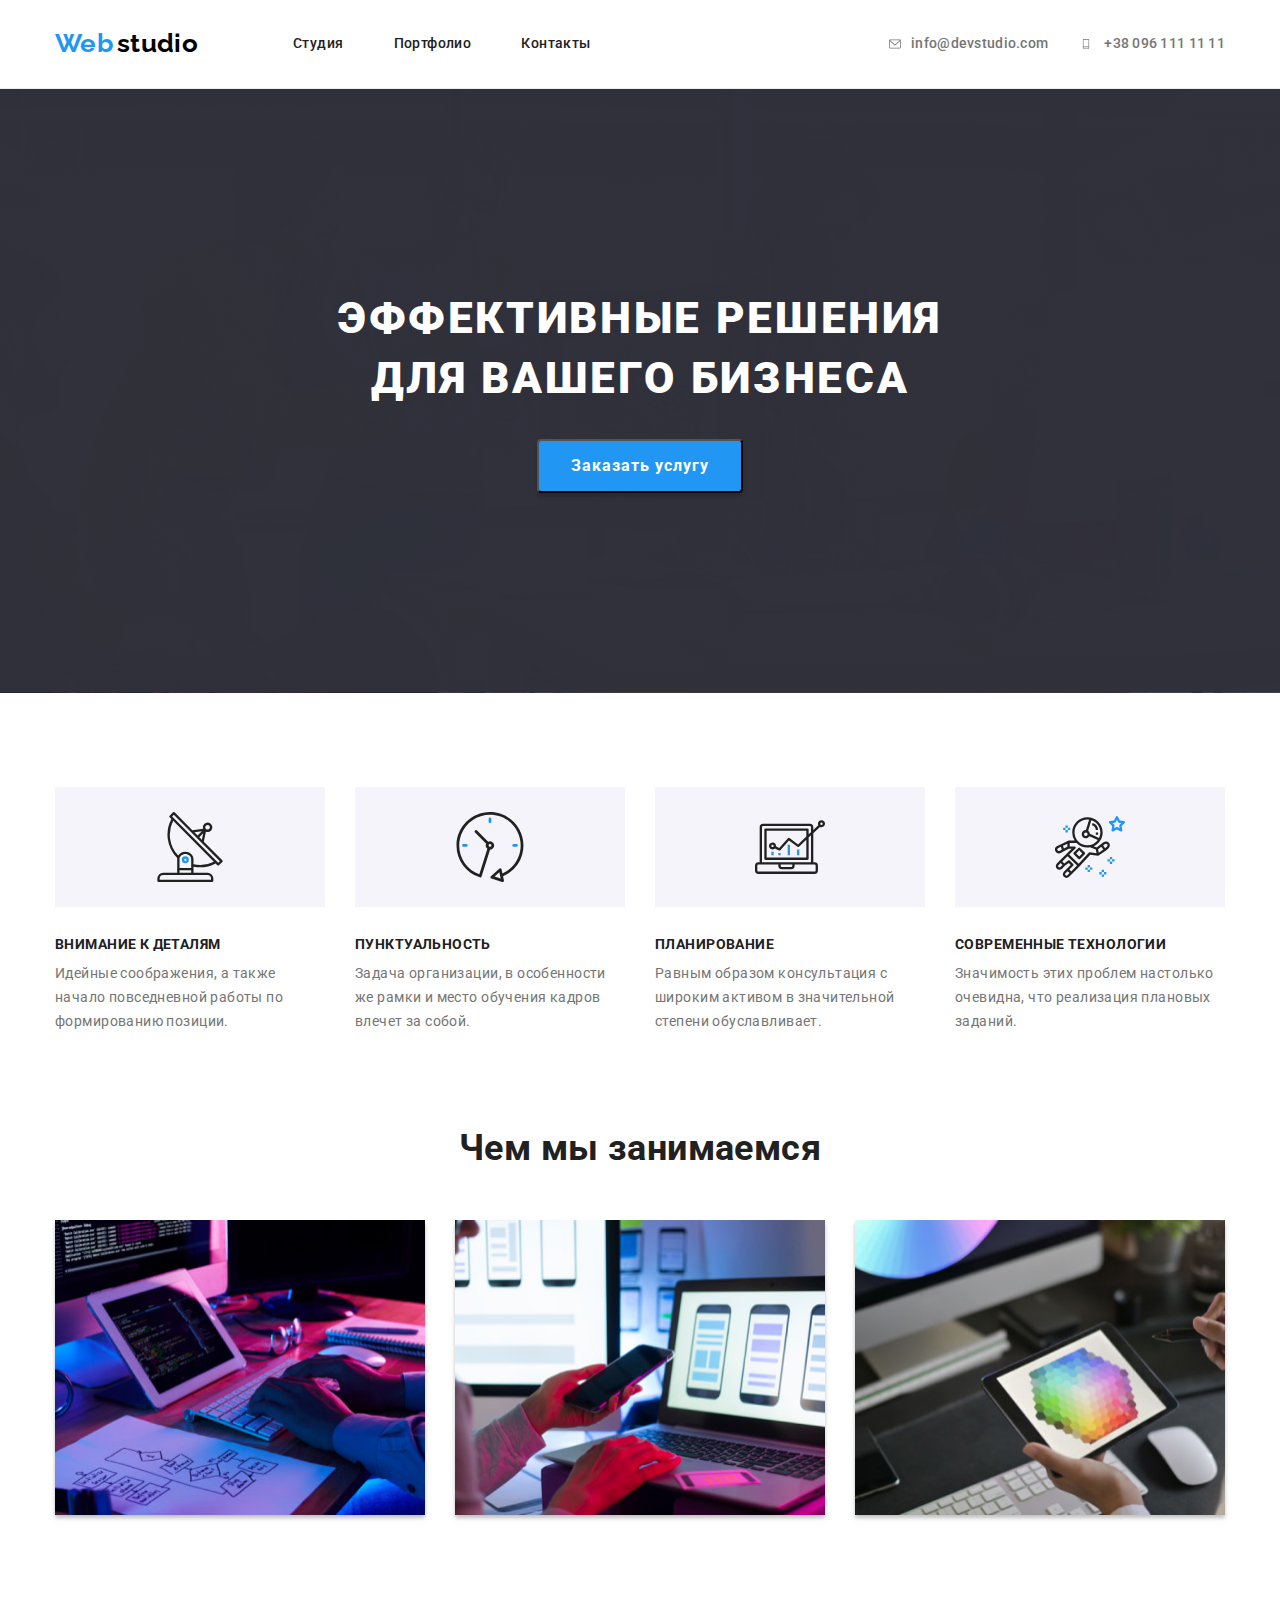
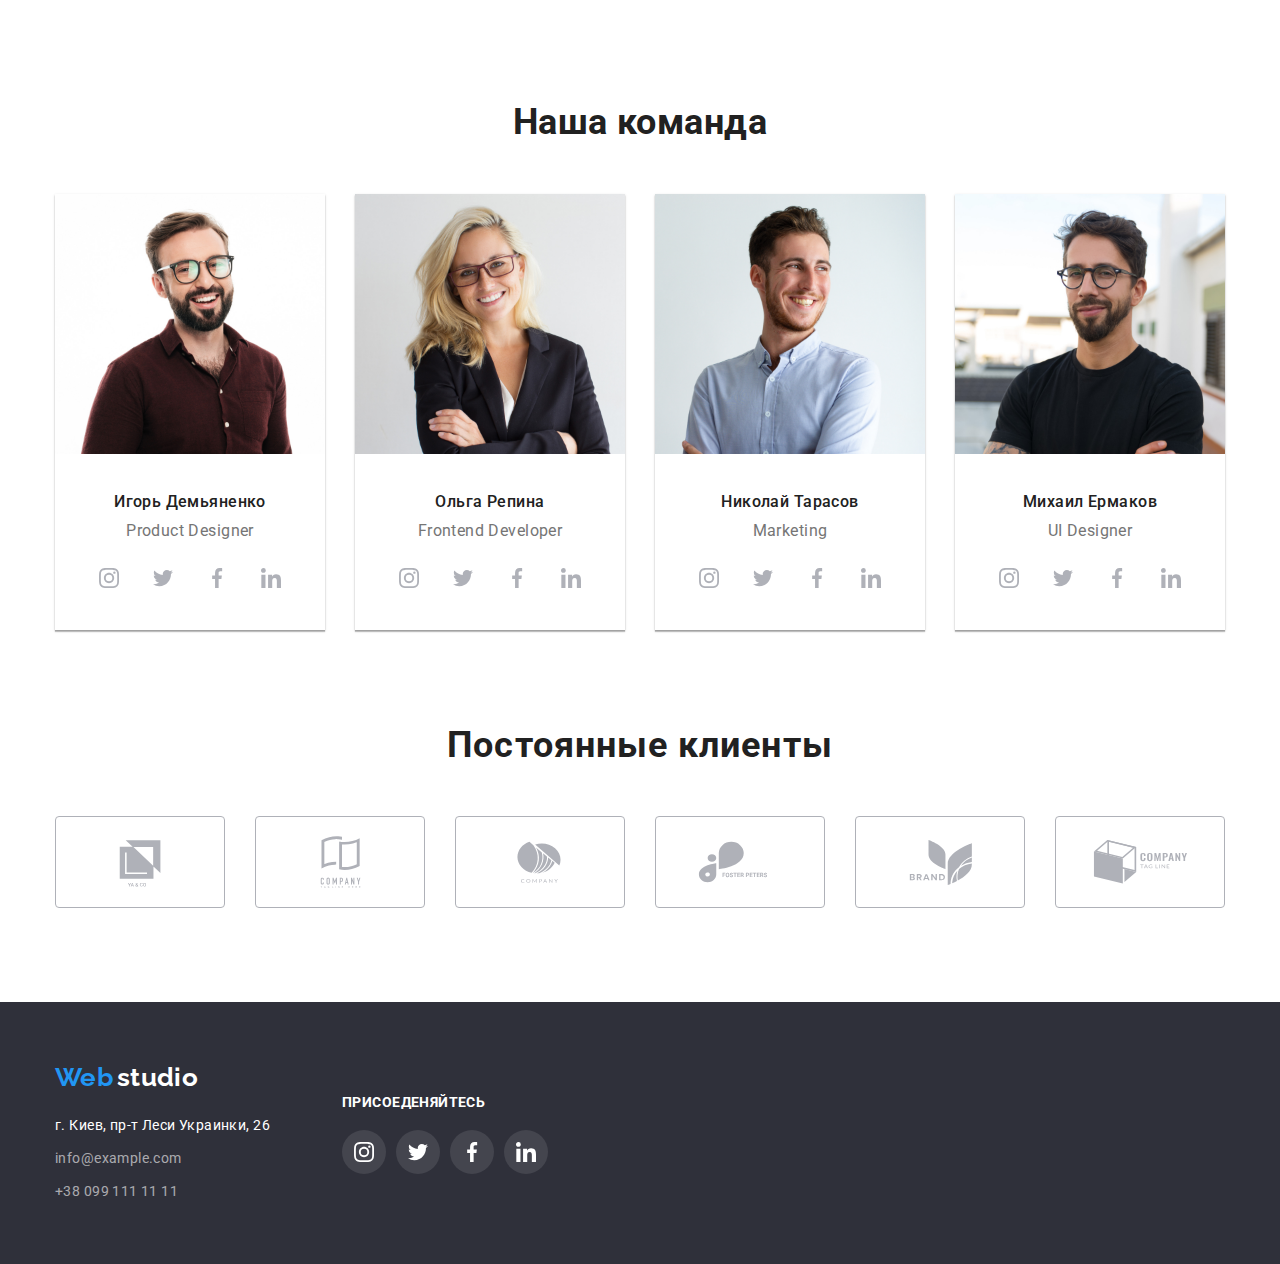
<file: index.html>
<!DOCTYPE html>
<html lang="ru">
<head>
    <meta charset="UTF-8">
    <meta http-equiv="X-UA-Compatible" content="IE=edge">
    <meta name="viewport" content="width=device-width, initial-scale=1.0">
    <title>Эффективные решения для вашего бизнеса</title>
    <link rel="stylesheet" href="https://cdn.jsdelivr.net/npm/modern-normalize@1.1.0/modern-normalize.min.css">
    <link rel="stylesheet" href="./css/styles.css">

    <!--Основные шрифты-->
    <link rel="preconnect" href="https://fonts.googleapis.com">
    <link rel="preconnect" href="https://fonts.gstatic.com" crossorigin>
    <link href="https://fonts.googleapis.com/css2?family=Raleway:wght@700&family=Roboto:wght@400;500;700;900&display=swap" rel="stylesheet">

</head>
<body>

    <!--Чердак-->
    <header class="header">
        <div class="container header-container">
        <a href="./index.html" class="header-logo"> <span class="logo-blue">Web</span>  <span class="logo-dark">studio </span> </a> <!--span для изменения стиля лого фирмы-->
        <nav class="header-nav">
            <ul class="header-link-wrapper">
                <li class="header-link-item"><a class="nav-link" href="./index.html">Студия</a></li>
                <li class="header-link-item"><a class="nav-link" href="./portfolio.html">Портфолио</a></li>
                <li class="header-link-item"><a class="nav-link" href="#contacts">Контакты</a></li>
            </ul>
        </nav> 
        <div class="header-addres-wrapper">
            <ul class="header-address-list">
                <li class="header-address-item">
                    <a class="head-mail" href="mailto:info@devstudio.com"> 
                        <svg class="header-address-svg" height="16" width="12">
                            <use href ="./images/svg/icons.svg#icon-envelope"></use>
                        </svg>
                        info@devstudio.com 
                    </a>
                    
                </li>
                <li class="header-address-item">
                    <a class="head-phone" href="tel:+380961111111">
                        <svg class="header-address-svg" height="10" width="16">
                            <use href="./images/svg/icons.svg#icon-smartphone"></use>
                        </svg>
                        +38 096 111 11 11
                    </a>
                </li> 
            </ul>
        </div>  
    </div>
    </header>

    <!--Уникальный контент, основной-->
    <main>

        <!--Шапка сайта-->
        <section class="hat">
            <div class="container">
                <div class="hat-wrapper">
                <h1 class="hat-phrase">Эффективные решения для вашего бизнеса</h1>
                <button class="hat-button" type="button">Заказать услугу</button>
                </div>
            </div>
        </section>

        <!--Особенности-->
        <section class="speciality">
            <div class="container">
                <h2 class="visually-hidden"> Особенности </h2>
                <ul class="speciality-list">
                    <li class="speciality-list-item">
                        <div class="speciality-item-svg">
                            <svg class="speciality-item-icon" height="70" width="70">
                                <use href="./images/svg/icons.svg#icon-antenna"></use>
                            </svg>
                        </div>
                        <h3 class="speciality-list-character">Внимание к деталям</h3>
                        <p class="speciality-list-phrase">Идейные соображения, а также начало повседневной работы по формированию позиции.</p>
                    </li>
                    <li class="speciality-list-item">
                        <div class="speciality-item-svg">
                            <svg class="speciality-item-icon" height="70" width="70">
                                <use href="./images/svg/icons.svg#icon-clock"></use>
                            </svg>
                        </div>
                        <h3 class="speciality-list-character">Пунктуальность</h3>
                        <p class="speciality-list-phrase">Задача организации, в особенности же рамки и место обучения кадров влечет за собой.</p>
                    </li>
                    <li class="speciality-list-item">
                        <div class="speciality-item-svg">
                            <svg class="speciality-item-icon" height="70" width="70">
                                <use href="./images/svg/icons.svg#icon-diagram"></use>
                            </svg>
                        </div>
                        <h3 class="speciality-list-character">Планирование</h3>
                        <p class="speciality-list-phrase">Равным образом консультация с широким активом в значительной степени обуславливает.</p>
                    </li>
                    <li class="speciality-list-item">
                        <div class="speciality-item-svg">
                            <svg class="speciality-item-icon" height="70" width="70">
                                <use href="./images/svg/icons.svg#icon-astronaut"></use>
                            </svg>
                        </div>
                        <h3 class="speciality-list-character">Современные технологии</h3>
                        <p class="speciality-list-phrase">Значимость этих проблем настолько очевидна, что реализация плановых заданий.</p>
                    </li>
                </ul>
    
            </div>
        </section>
        <!--Чем мы занимаемся-->
        <section class="projects" >
            <div class="container">
                <h2 class="projects-title">Чем мы занимаемся</h2>
                <ul class="projects-list">
                    <li class="projects-item"><img src="./images/about-us/work1.jpg" alt="Первый образец" width="370" height="295"></li>
                    <li class="projects-item"><img src="./images/about-us/work2.jpg" alt="Второй образец" width="370" height="295"></li>
                    <li class="projects-item"><img src="./images/about-us/work3.jpg" alt="Третий образец" width="370" height="295"></li>
                </ul>
            </div>
        </section>

        <!--Наша команда-->
        <section class="crew">
            <div class="container">
                <h2 class="crew-title">Наша команда</h2>
                <ul class="crew-list">
                    <li class="crew-list-item">
                        <img src="./images/our-team/Igor.jpg" alt="Фото Игоря" width="270" height="260">
                        <div class="crew-member-wrapper">
                            <h3 class="crew-member">Игорь Демьяненко</h3>
                            <p class="crew-occupation" lang="en">Product Designer</p>
                        </div>
                            <div class="crew-icon-wrapper">
                                <a class="crew-icon-link" href="">
                                    <svg class="crew-icon"  height="20" width="20" >
                                        <use href="./images/svg/icons.svg#icon-instagram" ></use>
                                    </svg>
                                </a>
                                <a class="crew-icon-link" href="">
                                    <svg class="crew-icon"  height="20" width="20">
                                    <use href="./images/svg/icons.svg#icon-twitter" ></use>
                                    </svg>
                                </a>
                                <a class="crew-icon-link" href="">
                                    <svg class="crew-icon"  height="20" width="20">
                                    <use href="./images/svg/icons.svg#icon-facebook" ></use>
                                    </svg>
                                </a>
                                    <a class="crew-icon-link" href="">
                                    <svg class="crew-icon"  height="20" width="20">
                                    <use href="./images/svg/icons.svg#icon-linkedin-1" ></use>
                                    </svg>
                                </a>
                            </div>
                    </li>
                    <li class="crew-list-item">
                        <img src="./images/our-team/Olga.jpg" alt="Фото Ольги" width="270" height="260">
                        <div class="crew-member-wrapper">
                            <h3 class="crew-member">Ольга Репина</h3>
                            <p class="crew-occupation" lang="en">Frontend Developer</p>
                        </div>
                            <div class="crew-icon-wrapper">
                                <a class="crew-icon-link" href="">
                                    <svg class="crew-icon"  height="20" width="20" >
                                        <use href="./images/svg/icons.svg#icon-instagram" ></use>
                                    </svg>
                                </a>
                                <a class="crew-icon-link" href="">
                                    <svg class="crew-icon"  height="20" width="20">
                                    <use href="./images/svg/icons.svg#icon-twitter" ></use>
                                    </svg>
                                </a>
                                <a class="crew-icon-link" href="">
                                    <svg class="crew-icon"  height="20" width="20">
                                    <use href="./images/svg/icons.svg#icon-facebook" ></use>
                                    </svg>
                                </a>
                                    <a class="crew-icon-link" href="">
                                    <svg class="crew-icon"  height="20" width="20">
                                    <use href="./images/svg/icons.svg#icon-linkedin-1" ></use>
                                    </svg>
                                </a>
                            </div>
                    </li>
                    <li class="crew-list-item">
                        <img src="./images/our-team/Nikolai.jpg" alt="Фото Николая" width="270" height="260">
                        <div class="crew-member-wrapper">
                            <h3 class="crew-member">Николай Тарасов</h3>
                            <p class="crew-occupation" lang="en">Marketing</p>
                        </div>
                            <div class="crew-icon-wrapper">
                                <a class="crew-icon-link" href="">
                                    <svg class="crew-icon"  height="20" width="20" >
                                        <use href="./images/svg/icons.svg#icon-instagram" ></use>
                                    </svg>
                                </a>
                                <a class="crew-icon-link" href="">
                                    <svg class="crew-icon"  height="20" width="20">
                                    <use href="./images/svg/icons.svg#icon-twitter" ></use>
                                    </svg>
                                </a>
                                <a class="crew-icon-link" href="">
                                    <svg class="crew-icon"  height="20" width="20">
                                    <use href="./images/svg/icons.svg#icon-facebook" ></use>
                                    </svg>
                                </a>
                                    <a class="crew-icon-link" href="">
                                    <svg class="crew-icon"  height="20" width="20">
                                    <use href="./images/svg/icons.svg#icon-linkedin-1" ></use>
                                    </svg>
                                </a>
                            </div>
                    </li>
                    <li class="crew-list-item">
                        <img src="./images/our-team/Mikhail.jpg" alt="Фото Михаила" width="270" height="260">
                        <div class="crew-member-wrapper">
                            <h3 class="crew-member">Михаил Ермаков</h3>
                            <p class="crew-occupation" lang="en">UI Designer</p>
                        </div>
                            <div class="crew-icon-wrapper">
                                <a class="crew-icon-link" href="">
                                    <svg class="crew-icon"  height="20" width="20" >
                                        <use href="./images/svg/icons.svg#icon-instagram" ></use>
                                    </svg>
                                </a>
                                <a class="crew-icon-link" href="">
                                    <svg class="crew-icon"  height="20" width="20">
                                    <use href="./images/svg/icons.svg#icon-twitter" ></use>
                                    </svg>
                                </a>
                                <a class="crew-icon-link" href="">
                                    <svg class="crew-icon"  height="20" width="20">
                                    <use href="./images/svg/icons.svg#icon-facebook" ></use>
                                    </svg>
                                </a>
                                    <a class="crew-icon-link" href="">
                                    <svg class="crew-icon"  height="20" width="20">
                                    <use href="./images/svg/icons.svg#icon-linkedin-1" ></use>
                                    </svg>
                                </a>
                            </div>
                        </li>
                </ul>
            </div>

        </section>




        <section class="clients">
            <div class="container">
                <div class="clients-wrapper">
                    <h2 class="clients-caption">Постоянные клиенты</h2>
                    <ul class="clients-list">
                        <li class="clients-item">
                            <a class="clients-icon-link" href=""> 
                                <svg class="clients-icon" height="60" width="106">
                                    <use href="./images/svg/icons.svg#icon-Client-1"></use>
                                </svg>
                            </a>  
                        </li>
                        <li class="clients-item">
                            <a class="clients-icon-link" href=""> 
                                <svg class="clients-icon" height="60" width="106">
                                    <use href="./images/svg/icons.svg#icon-Client-2"></use>
                                </svg>
                            </a>
                        </li>
                        <li class="clients-item">
                            <a class="clients-icon-link" href=""> 
                                <svg class="clients-icon" height="60" width="106">
                                    <use href="./images/svg/icons.svg#icon-Client-3"></use>
                                </svg>
                            </a>
                        </li>
                        <li class="clients-item">
                            <a class="clients-icon-link" href=""> 
                                <svg class="clients-icon" height="60" width="106">
                                    <use href="./images/svg/icons.svg#icon-Client-4"></use>
                                </svg>
                            </a>
                        </li>
                        <li class="clients-item">
                            <a class="clients-icon-link" href=""> 
                                <svg class="clients-icon" height="60" width="106">
                                    <use href="./images/svg/icons.svg#icon-Client-5"></use>
                                </svg>
                            </a>
                        </li>
                        <li class="clients-item">
                            <a class="clients-icon-link" href=""> 
                                <svg class="clients-icon" height="60" width="106">
                                    <use href="./images/svg/icons.svg#icon-Client-6"></use>
                                </svg>
                            </a>
                        </li>
                    </ul>

                </div>
            </div>
        </section>
    </main>

    <!--Подвал-->
    <footer class="footer" id="contacts">
        <div class="container">
                    <a href="./index.html" class="footer-logo"> <span class="logo-blue">Web</span>  <span class="logo-white">studio </span> </a> <!--span для изменения стиля лого фирмы-->
                    <div class="footer-content-wrapper">
                        
                    <address class="footer-address-wrapper">
                        <ul>
                            <li class="footer-address-item"> <a class="footer-address" href="https://www.google.com/maps/place/%D0%B1%D1%83%D0%BB.+%D0%9B%D0%B5%D1%81%D0%B8+%D0%A3%D0%BA%D1%80%D0%B0%D0%B8%D0%BD%D0%BA%D0%B8,+26,+%D0%9A%D0%B8%D0%B5%D0%B2,+02000/@50.4265807,30.5361971,17z/data=!3m1!4b1!4m5!3m4!1s0x40d4cf0e033ecbe9:0x57a4dffefec77da0!8m2!3d50.4265807!4d30.5383858"
                                rel="noopener noreferrer" target="_blank" >г. Киев, пр-т Леси Украинки, 26</a></li>
                            <li class="footer-address-item"> <a class="footer-mail" href="mailto:info@example.com">info@example.com </a></li>
                            <li class="footer-address-item"> <a class="footer-phone" href="tel:+380991111111"> +38 099 111 11 11</a></li>
                        </ul>
                    </address>
                        <div class="footer-socials">
                            <h2 class="footer-socials-caption">Присоеденяйтесь</h2>
                            <div class="footer-icon-wrapper">
                                <a class="footer-icon-link">
                                    <svg class="footer-icon"  height="20" width="20" >
                                        <use href="./images/svg/icons.svg#icon-instagram" ></use>
                                    </svg>
                                </a>
                                <a class="footer-icon-link">
                                    <svg class="footer-icon"  height="20" width="20">
                                     <use href="./images/svg/icons.svg#icon-twitter" ></use>
                                    </svg>
                                 </a>
                                <a class="footer-icon-link">
                                    <svg class="footer-icon"  height="20" width="20">
                                     <use href="./images/svg/icons.svg#icon-facebook" ></use>
                                    </svg>
                                </a>
                                    <a class="footer-icon-link">
                                    <svg class="footer-icon"  height="20" width="20">
                                     <use href="./images/svg/icons.svg#icon-linkedin-1" ></use>
                                    </svg>
                                </a>
                            </div>

                        </div>
                    </div>
        </div>
    </footer>

</body>
</html>
</file>
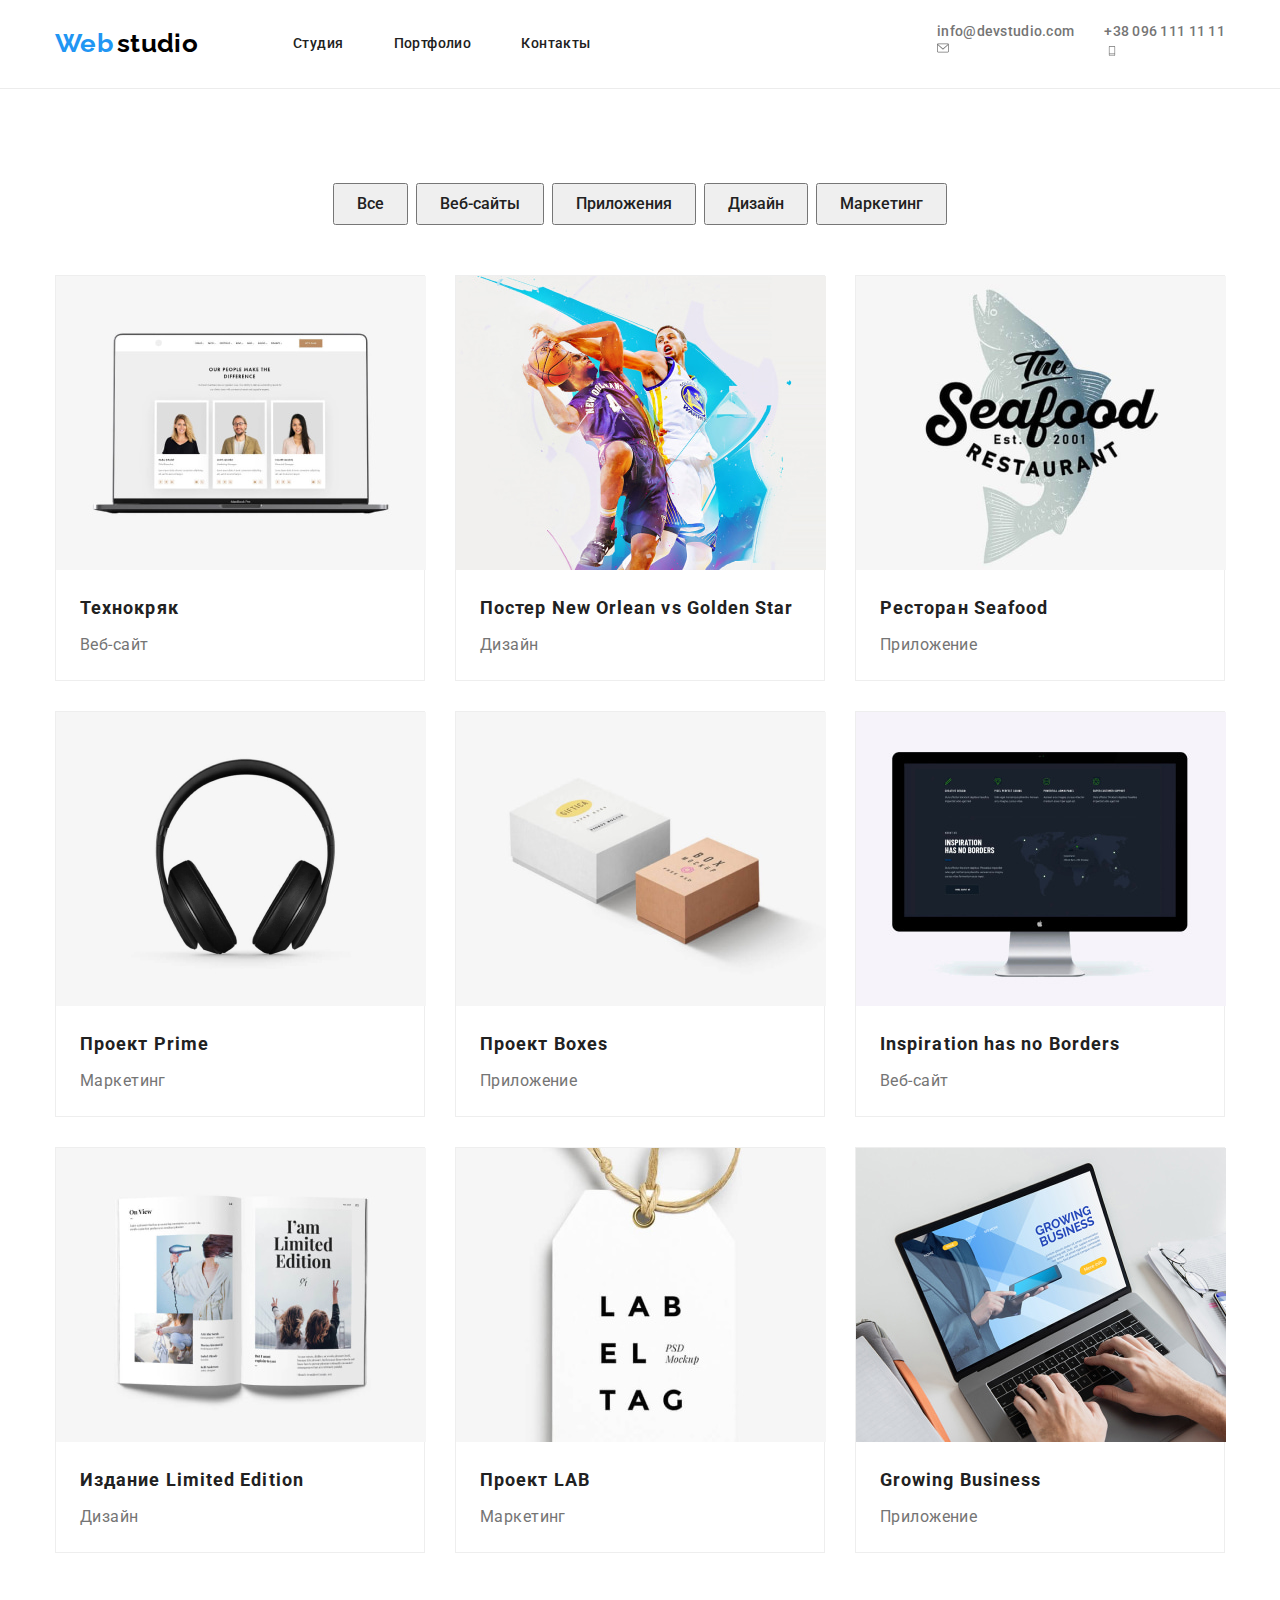
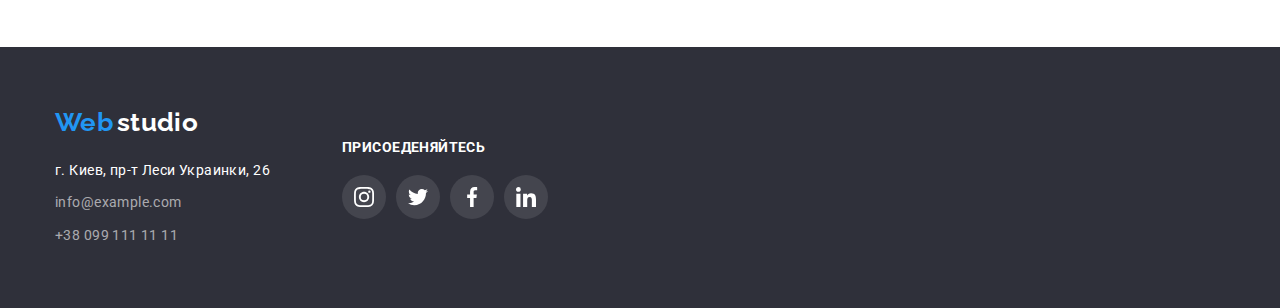
<file: portfolio.html>
<!DOCTYPE html>
<html lang="ru">
<head>
    <meta charset="UTF-8">
    <meta http-equiv="X-UA-Compatible" content="IE=edge">
    <meta name="viewport" content="width=device-width, initial-scale=1.0">
    <title>Portfolio</title>
    <link rel="stylesheet" href="https://cdn.jsdelivr.net/npm/modern-normalize@1.1.0/modern-normalize.min.css">
    <link rel="stylesheet" href="./css/styles.css">
   
    
        <!--Основные шрифты-->
        <link rel="preconnect" href="https://fonts.googleapis.com">
        <link rel="preconnect" href="https://fonts.gstatic.com" crossorigin>
        <link href="https://fonts.googleapis.com/css2?family=Raleway:wght@700&family=Roboto:wght@400;500;700;900&display=swap" rel="stylesheet">

</head>
<body>

    <!--Чердак-->
    <header class="header">
        <div class="container header-container">
        <a href="./index.html" class="header-logo"> <span class="logo-blue">Web</span>  <span class="logo-dark">studio </span> </a> <!--span для изменения стиля лого фирмы-->
        <nav class="header-nav">
            <ul class="header-link-wrapper">
                <li class="header-link-item"><a class="nav-link" href="./index.html">Студия</a></li>
                <li class="header-link-item"><a class="nav-link" href="./portfolio.html">Портфолио</a></li>
                <li class="header-link-item"><a class="nav-link" href="#contacts">Контакты</a></li>
            </ul>
        </nav> 
        <div class="header-addres-wrapper">
            <ul class="header-address-list">
                <li class="header-address-item">
                    <a class="head-mail" href="mailto:info@devstudio.com"> info@devstudio.com</a>
                    <svg class="header-address-svg" height="16" width="12">
                        <use href ="./images/svg/icons.svg#icon-envelope"></use>
                    </svg>
                </li>
                <li class="header-address-item">

                    <a class="head-phone" href="tel:+380961111111">+38 096 111 11 11</a>
                    <svg class="header-address-svg" height="10" width="16">
                        <use href="./images/svg/icons.svg#icon-smartphone"></use>
                    </svg>
                </li> 
    </ul>
        </div>
        
    </div>
 
    </header>


    <main>
            <!--Портфолио-->
            <section class="portfolio">
                <div class="container">
                       
                    <h2 class="visually-hidden">Портфолио</h2>
        
                    <ul class="portfolio-button-list">
                        <li class="portfolio-item" ><button class="portfolio-button-item" type="button">Все</button></li>
                        <li class="portfolio-item" ><button class="portfolio-button-item" type="button">Веб-сайты</button></li>
                        <li class="portfolio-item" ><button class="portfolio-button-item" type="button">Приложения</button></li>
                        <li class="portfolio-item" ><button class="portfolio-button-item" type="button">Дизайн</button></li>
                        <li class="portfolio-item" ><button class="portfolio-button-item" type="button">Маркетинг</button></li>
                
                    </ul>
        
                    <ul class="portfolio-list">
                        <li class="portfolio-list-item">
                            <img class="portfolio-image" src="./images/portfolio/img1.jpg" alt="Вебсайт" width="370" height="294">
                            <div class="portfolio-list-wrapper">
                            <h3 class="portfolio-item-title">Технокряк</h3>
                            <p class="portfolio-item-phrase">Веб-сайт</p>
                            </div>
                        </li>
                        <li class="portfolio-list-item">
                            <img class="portfolio-image" src="./images/portfolio/img2.jpg" alt="Дизайн" width="370" height="294">
                            <div class="portfolio-list-wrapper">
                            <h3 class="portfolio-item-title">Постер New Orlean vs Golden Star</h3>
                            <p class="portfolio-item-phrase">Дизайн</p>
                            </div>  
                        </li>
                        <li class="portfolio-list-item">
                            <img class="portfolio-image" src="./images/portfolio/img3.jpg" alt="Приложение" width="370" height="294">
                            <div class="portfolio-list-wrapper">
                            <h3 class="portfolio-item-title">Ресторан Seafood</h3>
                            <p class="portfolio-item-phrase">Приложение</p>
                            </div>
                        </li>
                        <li class="portfolio-list-item">
                            <img class="portfolio-image" src="./images/portfolio/img4.jpg" alt="Маркетинг" width="370" height="294">
                            <div class="portfolio-list-wrapper">
                            <h3 class="portfolio-item-title">Проект Prime</h3>
                            <p class="portfolio-item-phrase">Маркетинг</p>
                        </div>
                        </li>
                        <li class="portfolio-list-item">
                            <img class="portfolio-image" src="./images/portfolio/img5.jpg" alt="Приложение" width="370" height="294">
                            <div class="portfolio-list-wrapper">
                            <h3 class="portfolio-item-title">Проект Boxes</h3>
                            <p class="portfolio-item-phrase">Приложение</p>
                        </div>
                        </li>
                        <li class="portfolio-list-item">
                            <img class="portfolio-image" src="./images/portfolio/img6.jpg" alt="Веб-сайт" width="370" height="294">
                            <div class="portfolio-list-wrapper">
                            <h3 class="portfolio-item-title">Inspiration has no Borders</h3>
                            <p class="portfolio-item-phrase">Веб-сайт</p>
                        </div>
                        </li>
                        <li class="portfolio-list-item">
                            <img class="portfolio-image" src="./images/portfolio/img7.jpg" alt="Дизайн" width="370" height="294">
                            <div class="portfolio-list-wrapper">
                            <h3 class="portfolio-item-title">Издание Limited Edition</h3>
                            <p class="portfolio-item-phrase">Дизайн</p>
                        </div>
                        </li>
                        <li class="portfolio-list-item">
                            <img class="portfolio-image" src="./images/portfolio/img8.jpg" alt="Маркетинг" width="370" height="294">
                            <div class="portfolio-list-wrapper">
                            <h3 class="portfolio-item-title">Проект LAB</h3>
                            <p class="portfolio-item-phrase">Маркетинг</p>
                        </div>
                        </li>
                        <li class="portfolio-list-item">
                            <img class="portfolio-image" src="./images/portfolio/img9.jpg" alt="Приложение width="370" height="294"">
                            <div class="portfolio-list-wrapper">
                            <h3 class="portfolio-item-title">Growing Business</h3>
                            <p class="portfolio-item-phrase">Приложение</p>
                        </div>
                        </li>
                    </ul>

            </div>
            </section>

        </main>
    <!--Подвал-->
    <footer class="footer" id="contacts">
        <div class="container">
                    <a href="./index.html" class="footer-logo"> <span class="logo-blue">Web</span>  <span class="logo-white">studio </span> </a> <!--span для изменения стиля лого фирмы-->
                    <div class="footer-content-wrapper">
                        
                    <address class="footer-address-wrapper">
                        <ul>
                            <li class="footer-address-item"> <a class="footer-address" href="https://www.google.com/maps/place/%D0%B1%D1%83%D0%BB.+%D0%9B%D0%B5%D1%81%D0%B8+%D0%A3%D0%BA%D1%80%D0%B0%D0%B8%D0%BD%D0%BA%D0%B8,+26,+%D0%9A%D0%B8%D0%B5%D0%B2,+02000/@50.4265807,30.5361971,17z/data=!3m1!4b1!4m5!3m4!1s0x40d4cf0e033ecbe9:0x57a4dffefec77da0!8m2!3d50.4265807!4d30.5383858"
                                rel="noopener noreferrer" target="_blank" >г. Киев, пр-т Леси Украинки, 26</a></li>
                            <li class="footer-address-item"> <a class="footer-mail" href="mailto:info@example.com">info@example.com </a></li>
                            <li class="footer-address-item"> <a class="footer-phone" href="tel:+380991111111"> +38 099 111 11 11</a></li>
                        </ul>
                    </address>
                        <div class="footer-socials">
                            <h2 class="footer-socials-caption">Присоеденяйтесь</h2>
                            <div class="footer-icon-wrapper">
                                <a class="footer-icon-link">
                                    <svg class="footer-icon"  height="20" width="20" >
                                        <use href="./images/svg/icons.svg#icon-instagram" ></use>
                                    </svg>
                                </a>
                                <a class="footer-icon-link">
                                    <svg class="footer-icon"  height="20" width="20">
                                     <use href="./images/svg/icons.svg#icon-twitter" ></use>
                                    </svg>
                                 </a>
                                <a class="footer-icon-link">
                                    <svg class="footer-icon"  height="20" width="20">
                                     <use href="./images/svg/icons.svg#icon-facebook" ></use>
                                    </svg>
                                </a>
                                    <a class="footer-icon-link">
                                    <svg class="footer-icon"  height="20" width="20">
                                     <use href="./images/svg/icons.svg#icon-linkedin-1" ></use>
                                    </svg>
                                </a>
                            </div>

                        </div>
                    </div>
        </div>
    </footer>

</body>
</html>
</file>
<file: css/styles.css>
body
{

    font-family: var(--main-font);
    font-style: normal;
    font-size: 14px;
    line-height: 1.71; 
    letter-spacing: 0.03em;
    color: var(--secondary-light-txt);

}
a{
    text-decoration: none;
}

li{
    list-style-type: none;
}

button{
    font-family: inherit;
}

h1,h2,h3,h4,h5,h6,p {
    margin-top: 0;
    margin-bottom: 0;
}

ul,ol {
    margin: 0;
    padding: 0;
}
.container{
    width: 1200px;
    padding-left: 15px;
    padding-right: 15px;
    margin-right: auto;
    margin-left: auto;
}
/*Хедер*/
.header{
    border-bottom: solid 1px #ECECEC;
}
.logo-blue
{
font-family: var(--secondary-font);
font-weight: 700;
font-size: 26px;
line-height: 1.19;
color: var(--accent-txt);
}
.logo-dark
{
font-family: var(--secondary-font);
font-weight: 700;
font-size: 26px;
line-height: 1.19;
color: var(--logo-light-txt);
}
.header-logo{
    width: 145px;
    height: 31px;
    left: 215px;
    top: 24px;
}
.header-container{
    display:flex;
    align-items: center;
}

.header-link-wrapper{
    display: flex;
    margin-left: 93px;
    align-items: center;
}
.header-nav{
    padding-top: 32px;
    padding-bottom: 32px;
}

.header-link-item{
    margin-right: 50px;
}

.header-link-item:last-child{
    margin: 0;
}

.nav-link
{
    font-weight: 500;
    font-size: 14px;
    line-height: 1.14;
    color: var(--primary-light-txt);
    
}


.header-addres-wrapper{
    margin-left: auto;
    align-items: center;
   
}

.header-address-list{
    display: flex;
    justify-content: end;
}

.header-address-item{

    margin-right: 30px;

}
.header-address-item:last-child{
    margin: 0;
}

.header-address-svg{
    fill: var(--secondary-light-txt);
    margin-right: 10px;
}



.head-mail:hover .header-address-svg,
.head-mail:focus .header-address-svg{
    fill: var(--accent-txt);
}


.head-phone:focus .header-address-svg,
.head-phone:hover .header-address-svg{
    fill: var(--accent-txt);
}

.nav-link:focus,
.nav-link:hover,
.head-mail:focus,
.head-mail:hover,
.head-phone:focus,
.head-phone:hover{
    color: var(--accent-txt);
    cursor: pointer;
}

.head-mail,
.head-phone{
    font-weight: 500;
    font-size: 14px;
    line-height: 1.14;
    color: var(--secondary-light-txt);
    letter-spacing: 0.02em; 
    display: flex;
    align-items: center;
}


/*Главный контент*/
/*Секция шапка*/
.hat{
    background-color: var(--primary-dark-bg);
    background-image: linear-gradient(to bottom,rgba(47, 48, 58, 0.99),rgba(47, 48, 58, 0.99))
    ,url(../images/hat/hat-background-photo.jpg);
    background-position: center;
    background-repeat: no-repeat;
    background-size: cover;
    padding-top: 200px;
    padding-bottom: 200px;
}

.hat-phrase{

font-weight: 900;
font-size: 44px;
line-height: 1.36;
text-align: center;
letter-spacing: 0.06em;
text-transform: uppercase;
color: var(--primary-dark-txt);
width: 696px;
margin-left: auto;
margin-right: auto;
margin-bottom:30px;

/*border: 1px solid #000000;*/

}

.hat-button{
font-weight: 700;
font-size: 16px;
line-height: 1.87;
display: block;
letter-spacing: 0.06em;
color: var(--primary-dark-txt);
background-color: var(--accent-txt);
padding: 10px 32px;
margin-left: auto;
margin-right: auto;
min-width: 200px;
max-width: 220px;
box-shadow: 0px 4px 4px rgba(0, 0, 0, 0.15);
border-radius: 4px;


}

/*Секция особенности*/
.speciality
{
    padding-top: 94px;
    padding-bottom: 94px;
}

.speciality-list{
    display: flex;
}

.speciality-list-item{
    margin-right: 30px;
    flex-basis: 270px;
}

.speciality-item-svg{
    display: flex;
    margin-bottom: 30px;
    background-color: var(--secondary-light-bg);
}
.speciality-item-icon{
    margin: 25px auto;
}
.speciality-list-item:last-child{
    margin: 0;
}
.speciality-list-character{
font-weight: 700;
font-size: 14px;
line-height: 1.14;
text-transform: uppercase;
color:var(--primary-light-txt);
margin-bottom: 10px;
}

.speciality-list-phrase{
font-weight: 400;
font-size: 14px;
line-height: 1.71;
color:var(--secondary-light-txt);
}

/*Проэкты*/

.projects{

    padding-bottom: 94px;
}
.projects-title,
.crew-title{

font-weight: 700;
font-size: 36px;
line-height: 1.16;
text-align: center;
color: var(--primary-light-txt);
}

.projects-title{
    margin-left: auto;
    margin-right: auto;
    margin-bottom: 50px;
}

.projects-list{
    display: flex;
}
.projects-item{
    margin-right: 30px;
    height: 294px;
    box-shadow: 0px 4px 4px rgba(0, 0, 0, 0.25);

}
.projects-item:last-child{
    margin: 0;
}
/*Команда*/
.crew{
    padding-top: 94px;
    padding-bottom: 94px;
}
.crew-title{
    margin-bottom: 50px;
}
.crew-list{
    display: flex;
}
.crew-list-item{
    margin-right: 30px;
    text-align: center;
    box-shadow: 0px 1px 3px rgba(0, 0, 0, 0.12), 0px 1px 1px rgba(0, 0, 0, 0.14), 0px 2px 1px rgba(0, 0, 0, 0.2);
}
.crew-list-item:last-child{
    margin: 0;
}
.crew-member-wrapper{
    padding-top: 30px;
    padding-bottom: 16px;
}
.crew-member{
    margin-bottom: 10px;
font-weight: 500;
font-size: 16px;
line-height: 1.19;
color:var(--primary-light-txt);
}
.crew-occupation{
font-weight: 400;
font-size: 16px;
line-height: 1.19;
}
.crew-icon-wrapper{
    padding: 0 32px 30px;
    display: flex;
}

.crew-icon-link{
    border-radius: 50%;
    width: 44px;
    height: 44px;
    margin-right: 10px;
    display: flex;
}
.crew-icon-link:last-child{
    margin: 0;
}
.crew-icon{
    fill: var(--crew-icon-primary);
    margin: auto auto;

}
.crew-icon-link:focus .crew-icon,
.crew-icon-link:hover .crew-icon{
    fill: #ffffff;
}
.crew-icon-link:focus,
.crew-icon-link:hover{
    background-color: var(--accent-txt);
    cursor:pointer;
}

/*Клиенты*/
.clients{
    margin-bottom: 94px;
}

.clients-caption{
    
font-family: 'Roboto';
font-style: normal;
font-weight: 700;
font-size: 36px;
line-height: 42px;
text-align: center;
letter-spacing: 0.03em;
color: var(--primary-light-txt);
margin-bottom: 50px;
}
.clients-list{
    display: flex;
    gap: 30px;

    
}
.clients-item{
    flex-basis: calc(100% / 6);
    border: 1px solid var(--crew-icon-primary);
    max-width: 170px;
    max-height: 92px;
    border-radius: 4px;
}
.clients-item:hover{
    border: 1px solid var(--accent-txt);
}
.clients-icon-link{
    min-height: 90px;
}
.clients-icon{
    margin: 16px 32px;
    fill: var(--crew-icon-primary);
}

.clients-icon:hover{
    fill: var(--accent-txt);
}



/*Портфолио*/

.portfolio{
    padding-top: 94px;
    padding-bottom: 94px;
}

.portfolio-button-list{
    display: flex;
    justify-content: center;
    margin-bottom: 50px;
}
.portfolio-button-item{
    font-weight: 500;
    font-size: 16px;
    line-height: 1.62;
    text-align: center;
    color:var(--primary-light-txt);
    font-family: inherit;
    padding: 6px 22px;
}
.portfolio-button-item:hover,
.portfolio-button-item:focus{
    cursor: pointer;
    background-color: var(--accent-txt);
    color: #ffffff;
}

.portfolio-item {
    margin-right: 8px;
}
.portfolio-item:last-child{
    margin: 0;
}
    
.portfolio-list{
    display: flex;
    flex-wrap: wrap;
    gap: 30px;
}

.portfolio-list-item{
    border: 1px solid #EEEEEE;
    max-width: 370px;
}
.portfolio-image{
    display: block;
}

.portfolio-list-item:hover,
.portfolio-list-item:focus{
    box-shadow: 0px 1px 1px rgba(0, 0, 0, 0.12), 0px 4px 4px rgba(0, 0, 0, 0.06), 1px 4px 6px rgba(0, 0, 0, 0.16);
    cursor: pointer;
}

.portfolio-list-wrapper{
    padding: 20px 24px;
   }

.portfolio-item-title{
margin-bottom: 4px;
font-weight: 700;
font-size: 18px;
line-height: 2.00;
letter-spacing: 0.06em;
color:var(--primary-light-txt)
}

.portfolio-item-phrase{
font-size: 16px;
line-height: 1.87;
}


/*Футер*/
.footer{
    background-color: var(--primary-dark-bg);
    padding-bottom: 60px;
    padding-top: 60px;
}

.footer-logo{
    margin-bottom: 20px;
    
    
}
.logo-white{
    font-family: var(--secondary-font);
    font-weight: 700;
    font-size: 26px;
    line-height: 1.19;
    color:var(--logo-dark-txt);
}

.footer-content-wrapper{
    display: flex;
    flex-direction: row;
}

.footer-address-wrapper{
    margin-top: 20px;
}
.footer-address-item{
    margin-bottom: 9px;
}
.footer-address-item:last-child{
    margin: 0;
}
.footer-address{
font-size: 14px;
line-height: 1.71;
color:var(--primary-dark-txt);
font-style: normal;
}

.footer-mail,
.footer-phone{
font-size: 14px;
line-height: 1.71;
color:var(--secondary-footer-txt);
font-style: normal;
}

.footer-socials{
    margin-left: 72px;
    align-self: flex-start;
    justify-self: center;
    
}

.footer-socials-caption{
font-family: 'Roboto';
font-style: normal;
font-weight: 700;
font-size: 14px;
line-height: 16px;
letter-spacing: 0.03em;
text-transform: uppercase;
color: var(--logo-dark-txt);
margin-bottom: 20px;
}
.footer-icon-wrapper{
    display: flex;
}
.footer-icon-link{
    border-radius: 50%;
    width: 44px;
    height: 44px;
    margin-right: 10px;
    display: flex;
    background-color: rgba(255, 255, 255,0.1);
}
.footer-icon{
    margin: auto auto;
    fill: var(--logo-dark-txt);
}

.footer-icon-link:hover,
.footer-icon-link:focus{
    background-color: var(--accent-txt);
    cursor:pointer;
    
}



:root 
{
    /*Шрифты*/
    --main-font: "Roboto",sans-serif;
    --secondary-font: "Raleway", sans-serif;
    /*Светлая тема текста*/
    --primary-light-txt: #212121;
    --secondary-light-txt: #757575;
    --accent-txt: #2196F3;
    --logo-light-txt: #000000;
    --logo-dark-txt: #ffffff;
    /*Темная тема текста*/
    --primary-dark-txt: #ffffff;
    --secondary-dark-txt:#C4C4C4;
    /*Светлая тема фона*/
    --primary-light-bg: #E5E5E5;
    --secondary-light-bg: #F5F4FA;
    /*Темная тема фона*/
    --primary-dark-bg: #2F303A;
    /*Обычный цвет иконок команды*/
    --crew-icon-primary: #AFB1B8;
    --secondary-footer-txt: rgba(255, 255, 255, 0.6);
}



.visually-hidden {
    position: absolute;
    white-space: nowrap;
    width: 1px;
    height: 1px;
    overflow: hidden;
    border: 0;
    padding: 0;
    clip: rect(0 0 0 0);
    clip-path: inset(50%);
    margin: -1px;
  }
</file>
